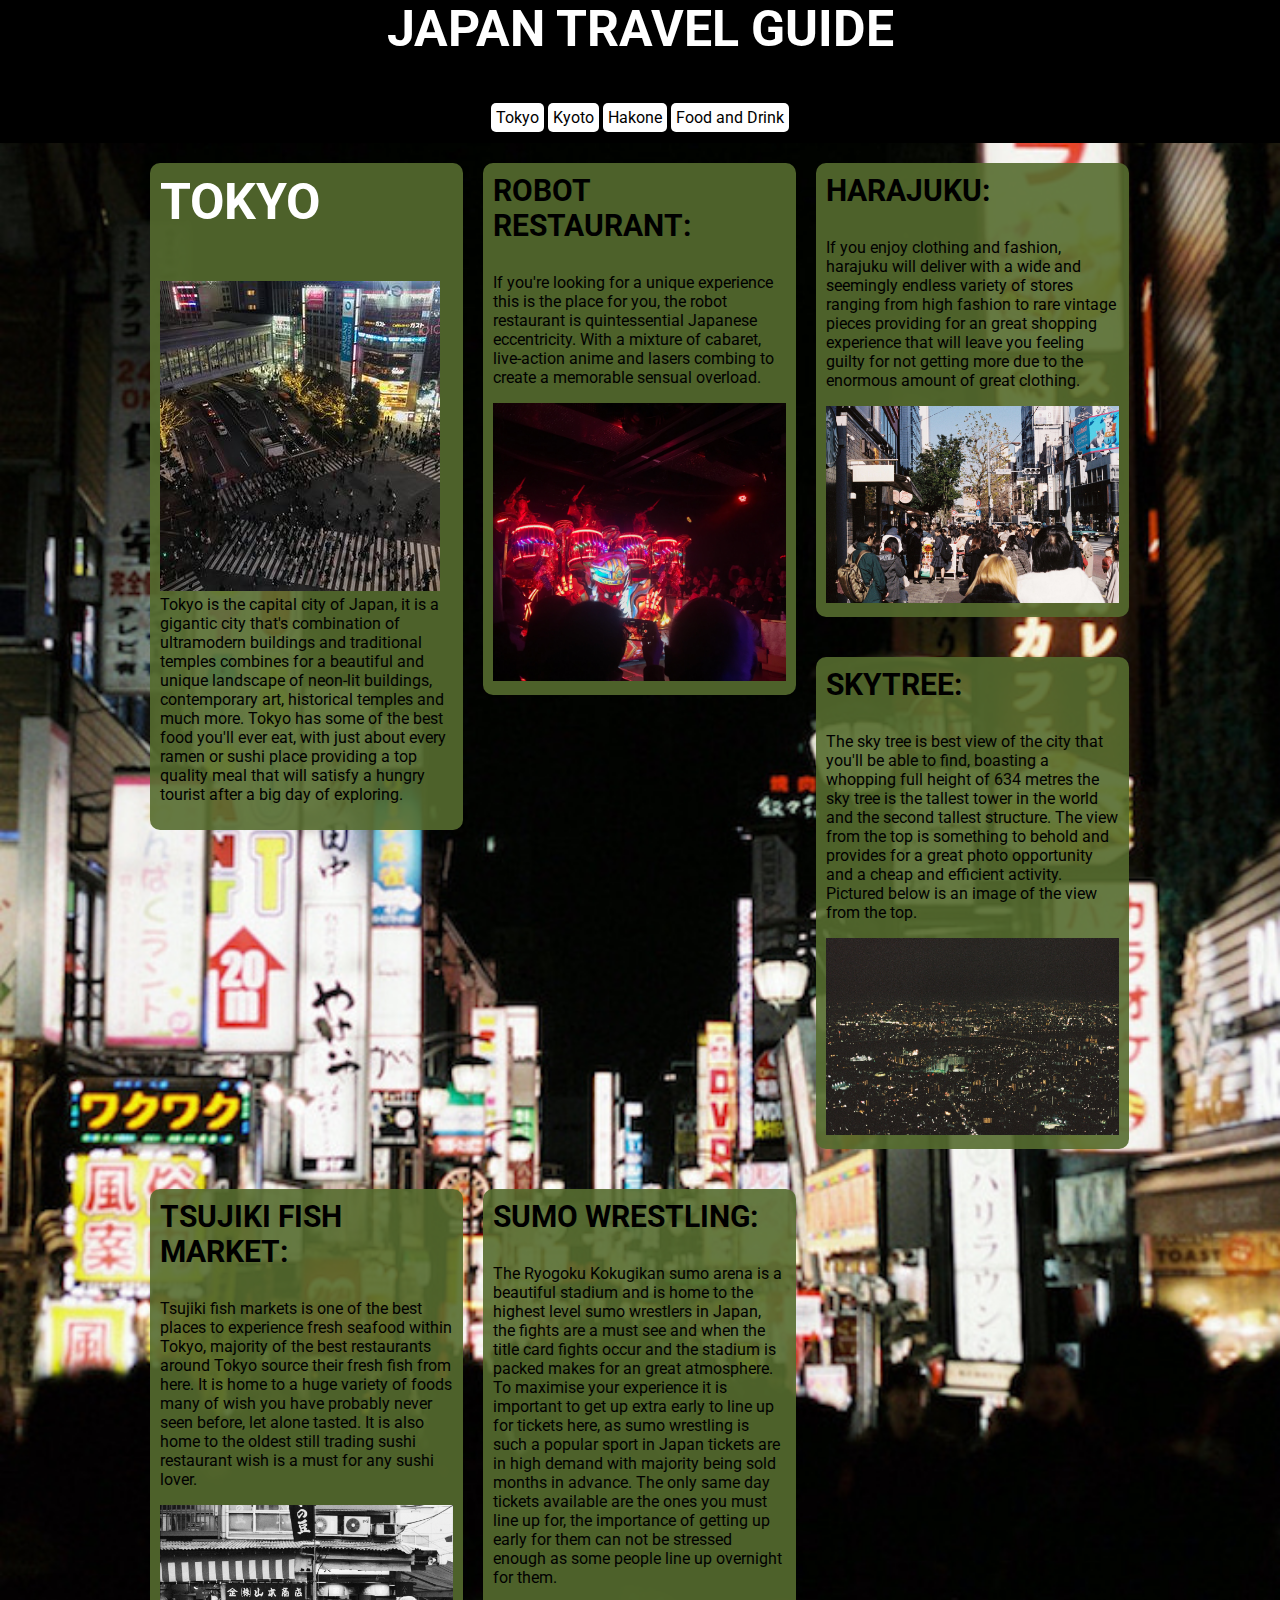
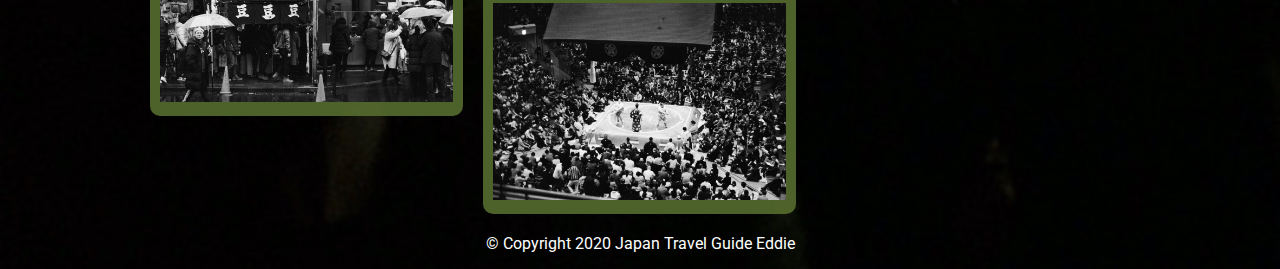
<file: Index.html>
<!doctype html>
<html>
<head>
	<title>Japan Travel Guide</title>
	<link href="style.css" rel="stylesheet" type="text/css">
	<meta name="viewport" content="width=device-width, initial-scale=1">
	<link href="https://fonts.googleapis.com/css2?family=Roboto&display=swap" rel="stylesheet">
	</head>
<body>
	<header>
		<h1>Japan Travel Guide</h1>
		<nav>
		<ul>
			<li>
				<a href="index.html">Tokyo</a>
			</li>
			<li>
				<a href="kyoto.html">Kyoto</a>
			</li>
			<li>
			  <a href="hakone.html">Hakone</a>
			</li>
			<li>
			  <a href="foodanddrink.html">Food and Drink</a>
			</li>
		
		  </ul>
		</nav>
	</header>
	<main>
	<!--main content goes here-->
		<article class="item">
		<h1>Tokyo</h1>
			<img src="image6.jpg" alt="a picture of tokyo">
<p>Tokyo is the capital city of Japan, it is a gigantic city that's combination of ultramodern buildings and traditional temples combines for a beautiful and unique landscape of neon-lit buildings, contemporary art, historical temples and much more. Tokyo has some of the best food you'll ever eat, with just about every ramen or sushi place providing a top quality meal that will satisfy a hungry tourist after a big day of exploring. </p>
			</article>
		<article class="item">
			<h2>Robot Restaurant:</h2>
<p>If you're looking for a unique experience this is the place for you, the robot restaurant is quintessential Japanese eccentricity. With a mixture of cabaret, live-action anime and lasers combing to create a memorable sensual overload. </p>
			<img src="image5.jpg" alt="Sumo">
			</article>
			<article class="item">
			<h2>Harajuku:</h2>
			<p>If you enjoy clothing and fashion, harajuku will deliver with a wide and seemingly endless variety of stores ranging from high fashion to rare vintage pieces providing for an great shopping experience that will leave you feeling guilty for not getting more due to the enormous amount of great clothing. </p>
			<img src="image4.jpg" alt="Sumo">
			</article>
				<article class="item">
				<h2>SkyTree:</h2>
			<p>The sky tree is best view of the city that you'll be able to find, boasting a whopping full height of 634 metres the sky tree is the tallest tower in the world and the second tallest structure. The view from the top is something to behold and provides for a great photo opportunity and a cheap and efficient activity. Pictured below is an image of the view from the top.</p>
			<img src="image3.jpg" alt="Sumo">
			</article>
					<article class="item">
					<h2>Tsujiki Fish Market:</h2>
			<p>Tsujiki fish markets is one of the best places to experience fresh seafood within Tokyo, majority of the best restaurants around Tokyo source their fresh fish from here. It is home to a huge variety of foods many of wish you have probably never seen before, let alone tasted. It is also home to the oldest still trading sushi restaurant wish is a must for any sushi lover. </p>
			<img src="image2.jpg" alt="Sumo">
			</article>
						<article class="item">
						<h2>Sumo Wrestling:</h2>
			<p>The Ryogoku Kokugikan sumo arena is a beautiful stadium and is home to the highest level sumo wrestlers in Japan, the fights are a must see and when the title card fights occur and the stadium is packed makes for an great atmosphere. To maximise your experience it is important to get up extra early to line up for tickets here, as sumo wrestling is such a popular sport in Japan tickets are in high demand with majority being sold months in advance. The only same day tickets available are the ones you must line up for, the importance of getting up early for them can not be stressed enough as some people line up overnight for them. </p>
<a href="mailto:eddierigney@gmail.com"><img src="image1.jpg" alt="Sumo"></a></article>
	
		
		
<!--end of main content-->
	</main> 
	<footer>
<p>&copy; Copyright 2020 Japan Travel Guide Eddie</p>
</footer>
	</body> 
</html>
</file>
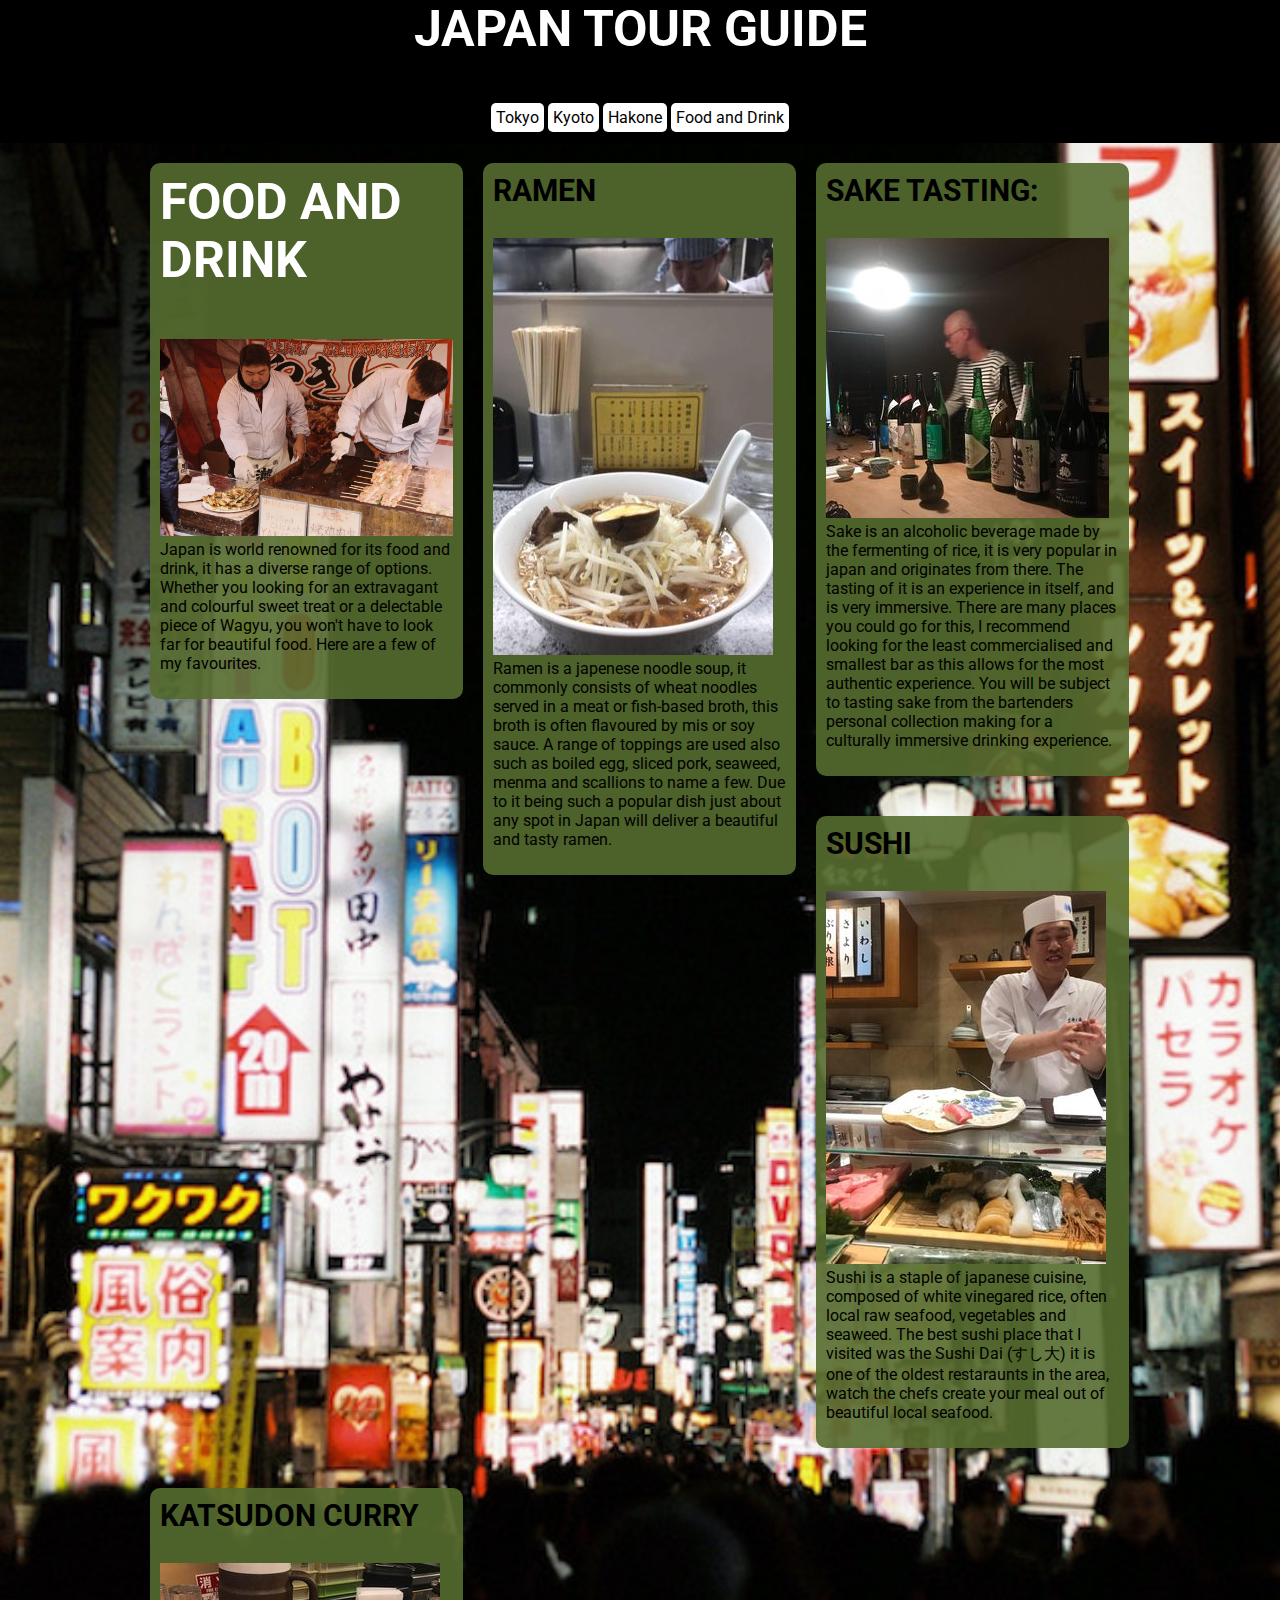
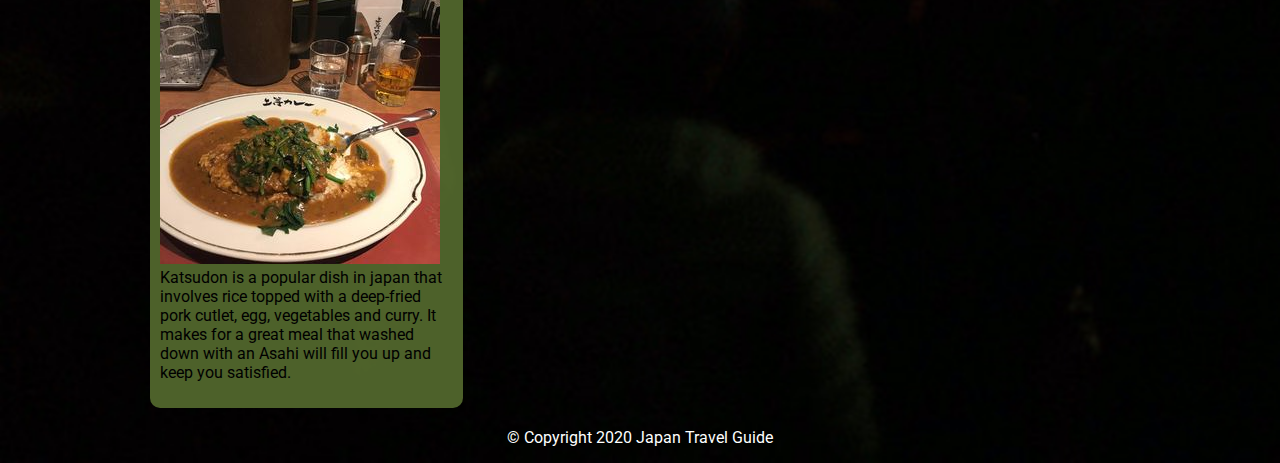
<file: foodanddrink.html>
<!doctype html>
<html>
<head>
	<title>My Awesome Website</title>
	<link href="style.css" rel="stylesheet" type="text/css">
	<meta name="viewport" content="width=device-width, initial-scale=1">
	<link href="https://fonts.googleapis.com/css2?family=Roboto&display=swap" rel="stylesheet">
	</head>
<body>
	<header>
		<h1>Japan Tour Guide</h1>
		<nav>
		<ul>
			<li>
				<a href="index.html">Tokyo</a>
			</li>
			<li>
				<a href="kyoto.html">Kyoto</a>
			</li>
			<li>
			  <a href="hakone.html">Hakone</a>
			</li>
			<li>
			  <a href="foodanddrink.html">Food and Drink</a>
			</li>
		
			</ul>
		</nav>
	</header>
	<main>
	<!--main content goes here-->
		<article class="item">
		<h1>Food and Drink</h1>
			<img src="image20.jpg" alt="Sumo">
<p>Japan is world renowned for its food and drink, it has a diverse range of options. Whether you looking for an extravagant and colourful sweet treat or a delectable piece of Wagyu, you won't have to look far for beautiful food. Here are a few of my favourites. </p>
		</article>
	<article class="item">
	<h2>Ramen</h2>
		<img src="image18.jpg" alt="Sumo">
			<p>Ramen is a japenese noodle soup, it commonly consists of wheat noodles served in a meat or fish-based broth, this broth is often flavoured by mis or soy sauce. A range of toppings are used also such as boiled egg, sliced pork, seaweed, menma and scallions to name a few. Due to it being such a popular dish just about any spot in Japan will deliver a beautiful and tasty ramen. </p>
		</article>
		<article class="item">
		<h2>Sake Tasting:</h2>
		<img src="image9.jpg" alt="Sumo">
		<p>Sake is an alcoholic beverage made by the fermenting of rice, it is very popular in japan and originates from there. The tasting of it is an experience in itself, and is very immersive. There are many places you could go for this, I recommend looking for the least commercialised and smallest bar as this allows for the most authentic experience. You will be subject to tasting sake from the bartenders personal collection making for a culturally immersive drinking experience.</p>
			</article>
			<article class="item">
		<h2>Sushi</h2>
		<img src="image17.jpg" alt="Sumo">
		<p>Sushi is a staple of japanese cuisine, composed of white vinegared rice, often local raw seafood, vegetables and seaweed. The best sushi place that I visited was the Sushi Dai (すし大) it is one of the oldest restaraunts in the area, watch the chefs create your meal out of beautiful local seafood. </p>
		</article>
				<article class="item">
				<h2>Katsudon Curry</h2>
		<img src="image19.jpg" alt="Sumo">
		<p>Katsudon is a popular dish in japan that involves rice topped with a deep-fried pork cutlet, egg, vegetables and curry. It makes for a great meal that washed down with an Asahi will fill you up and keep you satisfied.   </p>
		</article>

<!--end of main content-->
	</main>
	<footer>
	  <p>&copy; Copyright 2020 Japan Travel Guide </p>
	</footer>
	</body>

</html>
</file>
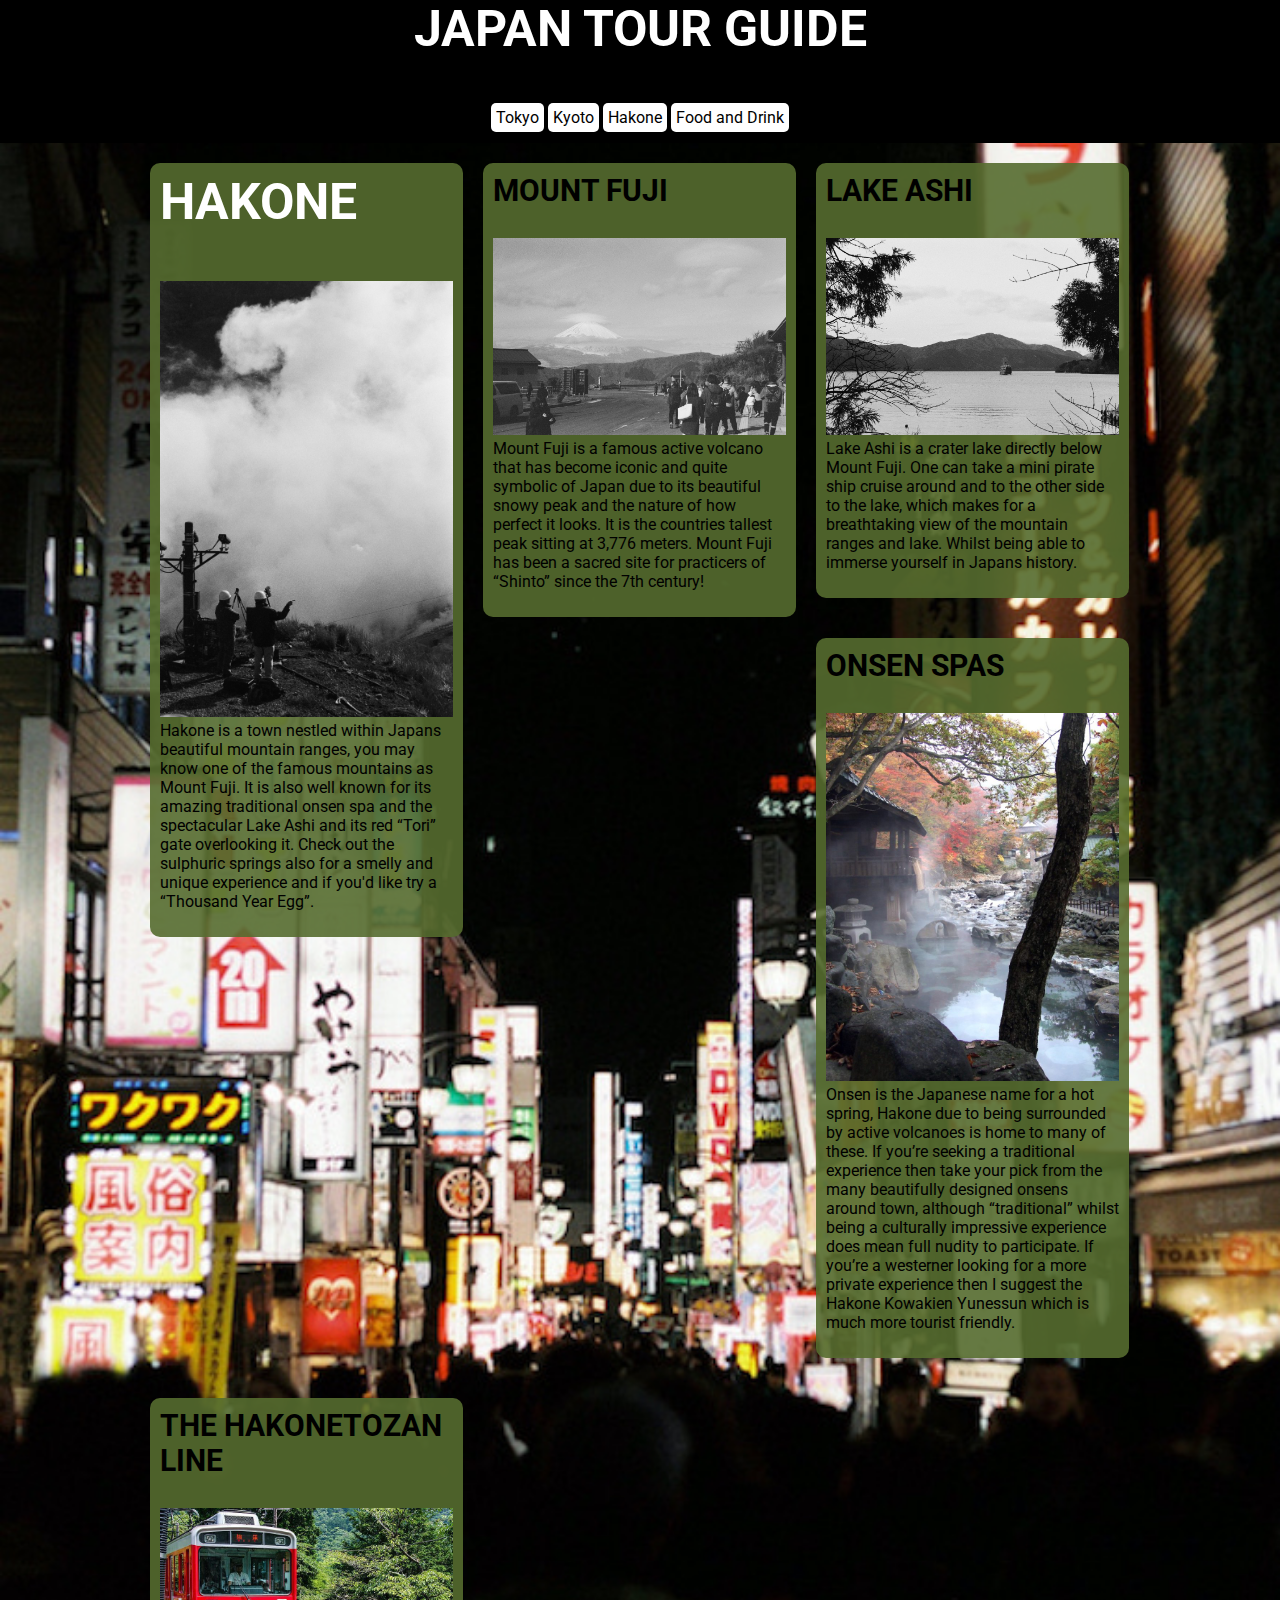
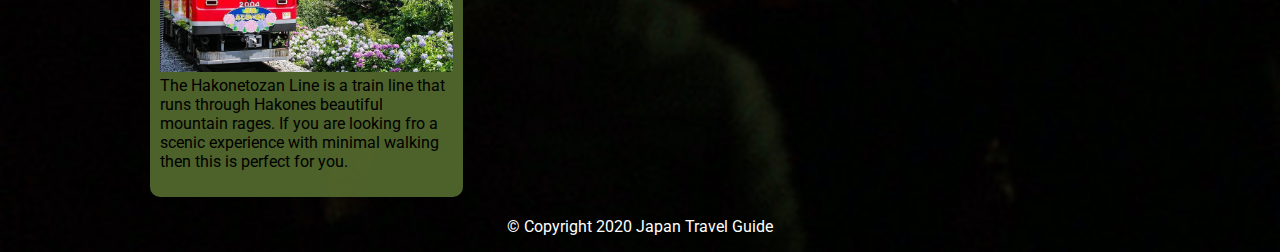
<file: hakone.html>
<!doctype html>
<html>
<head>
	<title>My Awesome Website</title>
	<link href="style.css" rel="stylesheet" type="text/css">
	<meta name="viewport" content="width=device-width, initial-scale=1">
	<link href="https://fonts.googleapis.com/css2?family=Roboto&display=swap" rel="stylesheet">
	</head>
<body>
	<header>
		<h1>Japan Tour Guide</h1>
		<nav>
		<ul>
			<li>
				<a href="index.html">Tokyo</a>
			</li>
			<li>
				<a href="kyoto.html">Kyoto</a>
			</li>
			<li>
			  <a href="hakone.html">Hakone</a>
			</li>
			<li>
			  <a href="foodanddrink.html">Food and Drink</a>
			</li>
		
			</ul>
		</nav>
	</header>
	<main>
	<!--main content goes here-->
		<article class="item">
		<h1>Hakone</h1>
			<img src="image12.jpg" alt="workers pointing at sulphuric steam">
<p>Hakone is a town nestled within Japans beautiful mountain ranges, you may know one of the famous mountains as Mount Fuji. It is also well known for its amazing traditional onsen spa and the spectacular Lake Ashi and its red “Tori” gate overlooking it. Check out the sulphuric springs also for a smelly and unique experience and if you'd like try a “Thousand Year Egg”.  </p>
		</article>
	<article class="item">
	<h2>Mount Fuji</h2>
		<img src="image13.jpg" alt="Mount Fuji">
			<p>Mount Fuji is a famous active volcano that has become iconic and quite symbolic of Japan due to its beautiful snowy peak and the nature of how perfect it looks. It is the countries tallest peak sitting at 3,776 meters. Mount Fuji has been a sacred site for practicers of “Shinto” since the 7th century! </p>
		</article>
		<article class="item">
		<h2>Lake Ashi</h2>
		<img src="image14.jpg" alt="Sumo">
		<p>Lake Ashi is a crater lake directly below Mount Fuji. One can take a mini pirate ship cruise around and to the other side to the lake, which makes for a breathtaking view of the mountain ranges and lake. Whilst being able to immerse yourself in Japans history.</p>
			</article>
			<article class="item">
		<h2>Onsen Spas</h2>
		<img src="image16.jpg" alt="Sumo">
		<p>Onsen is the Japanese name for a hot spring, Hakone due to being surrounded by active volcanoes is home to many of these. If you’re seeking a traditional experience then take your pick from the many beautifully designed onsens around town, although “traditional” whilst being a culturally impressive experience does mean full nudity to participate. If you’re a westerner looking for a more private experience then I suggest the Hakone Kowakien Yunessun which is much more tourist friendly. </p>
		</article>
				<article class="item">
				<h2>The Hakonetozan Line </h2>
		<img src="image15.jpg" alt="Sumo">
		<p>The Hakonetozan Line is a train line that runs through Hakones beautiful mountain rages. If you are looking fro a scenic experience with minimal walking then this is perfect for you.  </p>
		</article>

<!--end of main content-->
	</main>
	<footer>
	  <p>&copy; Copyright 2020 Japan Travel Guide </p>
	</footer>
	</body>

</html>
</file>
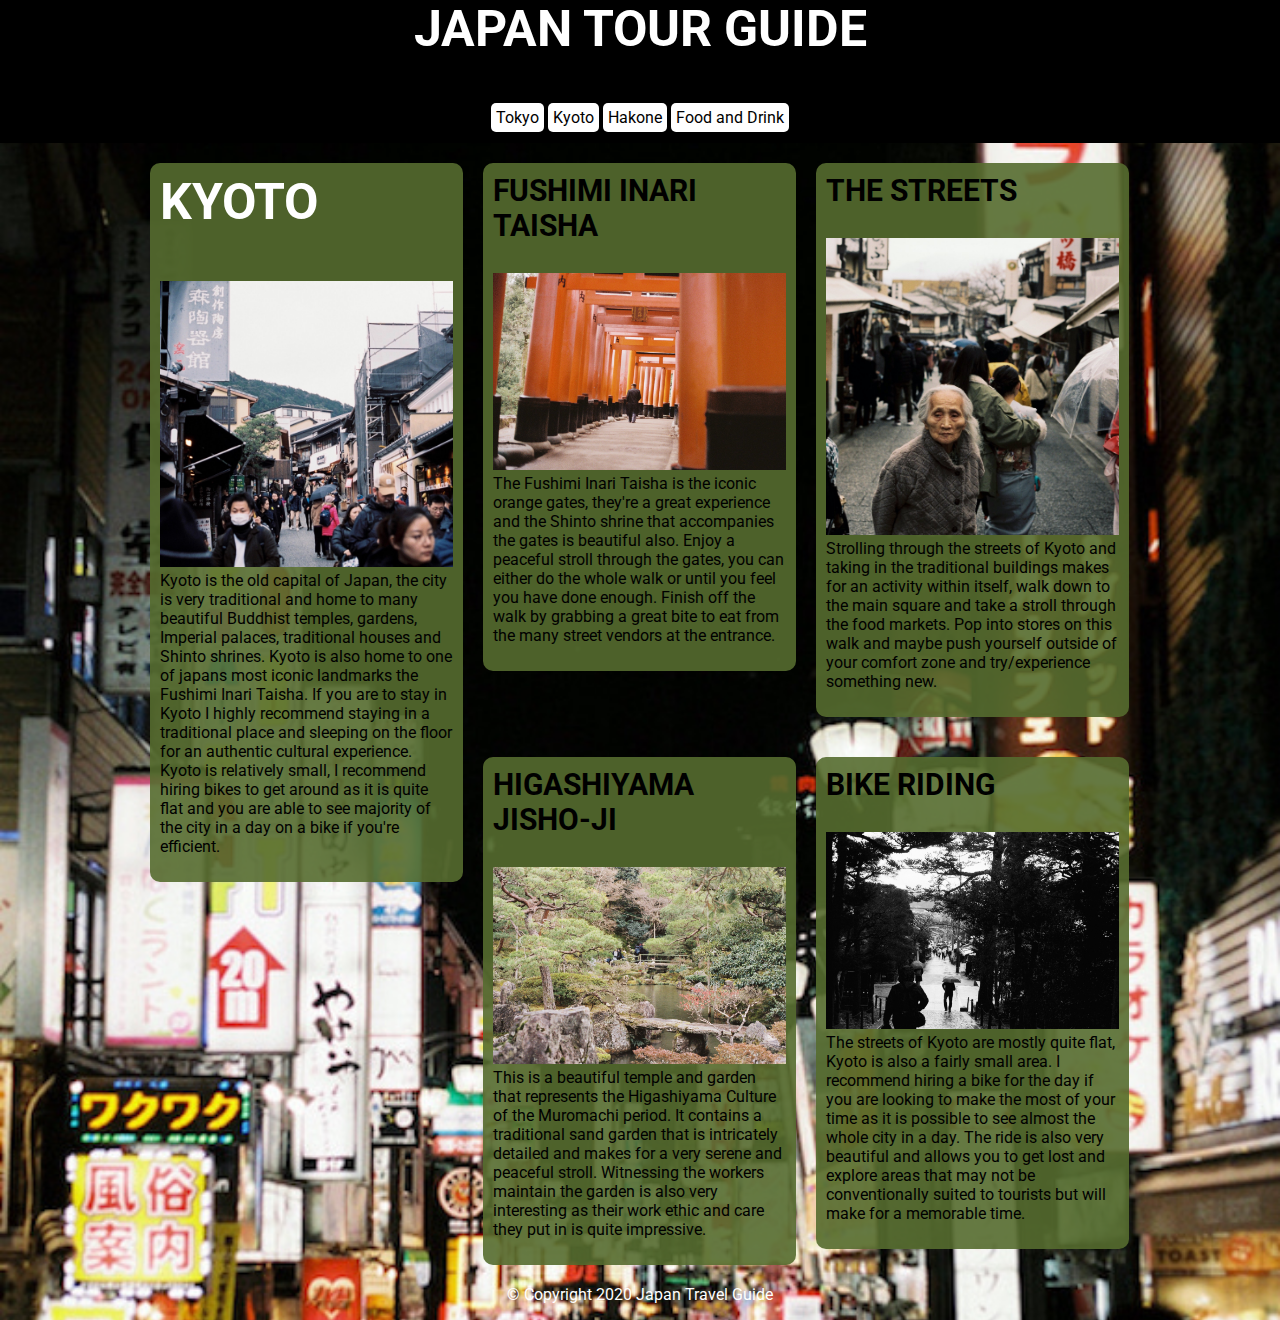
<file: kyoto.html>
<!doctype html>
<html>
<head>
	<title>My Awesome Website</title>
	<link href="style.css" rel="stylesheet" type="text/css">
	<meta name="viewport" content="width=device-width, initial-scale=1">
	<link href="https://fonts.googleapis.com/css2?family=Roboto&display=swap" rel="stylesheet">
	</head>
<body>
	<header>
		<h1>Japan Tour Guide</h1>
		<nav>
		<ul>
			<li>
				<a href="index.html">Tokyo</a>
			</li>
			<li>
				<a href="kyoto.html">Kyoto</a>
			</li>
			<li>
			  <a href="hakone.html">Hakone</a>
			</li>
			<li>
			  <a href="foodanddrink.html">Food and Drink</a>
			</li>
		
			</ul>
		</nav>
	</header>
	<main>
	<!--main content goes here-->
		<article class="item">
		<h1>Kyoto</h1>
			<img src="image7.jpg" alt="Sumo">
<p>Kyoto is the old capital of Japan, the city is very traditional and home to many beautiful Buddhist temples, gardens, Imperial palaces, traditional houses and Shinto shrines. Kyoto is also home to one of japans most iconic landmarks the Fushimi Inari Taisha. If you are to stay in Kyoto I highly recommend staying in a traditional place and sleeping on the floor for an authentic cultural experience. Kyoto is relatively small, I recommend hiring bikes to get around as it is quite flat and you are able to see majority of the city in a day on a bike if you're efficient. </p>
		</article>
	<article class="item">
	<h2>Fushimi Inari Taisha</h2>
		<img src="image8.jpg" alt="Sumo">
			<p>The Fushimi Inari Taisha is the iconic orange gates, they're a great experience and the Shinto shrine that accompanies the gates is beautiful also. Enjoy a peaceful stroll through the gates, you can either do the whole walk or until you feel you have done enough. Finish off the walk by grabbing a great bite to eat from the many street vendors at the entrance. </p>
		</article>
		<article class="item">
		<h2>The Streets</h2>
		<img src="image21.jpg" alt="Sumo">
		<p>Strolling through the streets of Kyoto and taking in the traditional buildings makes for an activity within itself, walk down to the main square and take a stroll through the food markets. Pop into stores on this walk and maybe push yourself outside of your comfort zone and try/experience something new.</p>
			</article>
			<article class="item">
		<h2>Higashiyama Jisho-ji</h2>
		<img src="image10.jpg" alt="Sumo">
		<p>This is a beautiful temple and garden that represents the Higashiyama Culture of the Muromachi period. It contains a traditional sand garden that is intricately detailed and makes for a very serene and peaceful stroll. Witnessing the workers maintain the garden is also very interesting as their work ethic and care they put in is quite impressive. </p>
		</article>
				<article class="item">
				<h2>Bike Riding</h2>
		<img src="image11.jpg" alt="Sumo">
		<p>The streets of Kyoto are mostly quite flat, Kyoto is also a fairly small area. I recommend hiring a bike for the day if you are looking to make the most of your time as it is possible to see almost the whole city in a day. The ride is also very beautiful and allows you to get lost and explore areas that may not be conventionally suited to tourists but will make for a memorable time. </p>
		</article>

<!--end of main content-->
	</main>
	<footer>
	  <p>&copy; Copyright 2020 Japan Travel Guide </p>
	</footer>
	</body>

</html>
</file>
<file: style.css>
*{
   margin:0;
   padding:0;
   box-sizing: border-box; 
   font-size:16px;
}

img,
iframe {
max-width: 100%;
height: auto;
/* so that aspect ratio is kept even if height is declared in markup */ 
border: 0;
/* this stops a border if the image is inside a link */
}

/* This is a CSS comment.
Always comment your work to explain what you're doing */ 
body {
font-family: arial, sans-serif;
}

/*
background color defaults
Note that HTML and CSS use American spelling (color not colour). */
body {
      background-color: darkred;
     }
header {
       background-color: black;
       }
/* Note that if we want a number of different elements to have the same style, we just comma separate them. */
header, footer {
               text-align: center;
               }

/* TYPOGRAPHY*/
h1 {
    font-size:50px;
    color: #fff; /* white */
    text-transform: uppercase;
	font-family: 'Roboto', sans-serif;
   } 
h2 {
    font-size: 30px;
    font-family: 'Roboto', sans-serif; 
    text-transform: uppercase;
   }
h1,h2,p,li {
            padding-bottom: 1em; 
           }


.item {
       background-color: rgba(85,107,47,0.70);
       padding:1%;
       margin:1%; 
       margin-bottom: 20px; 
       margin-top: 20px; 
       border-radius:10px;
}
/* let's bring the width in a little */
/* check it out - we're responsive without even trying! */ 
main {
/* There's rarely any time you should set an explicit width. Always use max-width wherever possible. */
     max-width: 1000px;
/* Change the above to width: 1000px and see what happens with responsive */
     margin-left: auto;
     margin-right: auto; 
      }

/* let's talk about nesting */ 
.item li {
          margin-left: 25px;
}
blockquote {
text-transform: uppercase; 
font-style: italic;
}


nav {
text-align: center;
}
nav li {
display: inline-block;
}
/* nav li a, or nav a ?? */ nav a {
background: white; 
color: black;
padding: 5px; 
text-decoration: none; 
border-radius: 5px;
}
nav a:hover {
background: darkred;
}
body {
background-color: black;
background-image: url(BG.jpg); 
background-repeat: no-repeat; 
background-size: cover;
}
	
	/* Media Query - Responsive */
@media screen and (min-width: 500px ) { 
body {
background-color: #7903B6;
font-family: 'Roboto', sans-serif;
}
.item {
background-color: rgba(85,107,47,0.70);
} 
h2{
font-family: 'Roboto', sans-serif;}
}

@media screen and (min-width: 768px){ 
body {
background-color: black; 
background-image: url(BG.jpg); 
background-repeat: no-repeat; 
background-size: cover;
}
.item {
width: 31.3%;
background-color: rgba(85,107,47,0.90); float: left;
}
        footer {
        color: white;
        clear: both;
}
}
</file>
